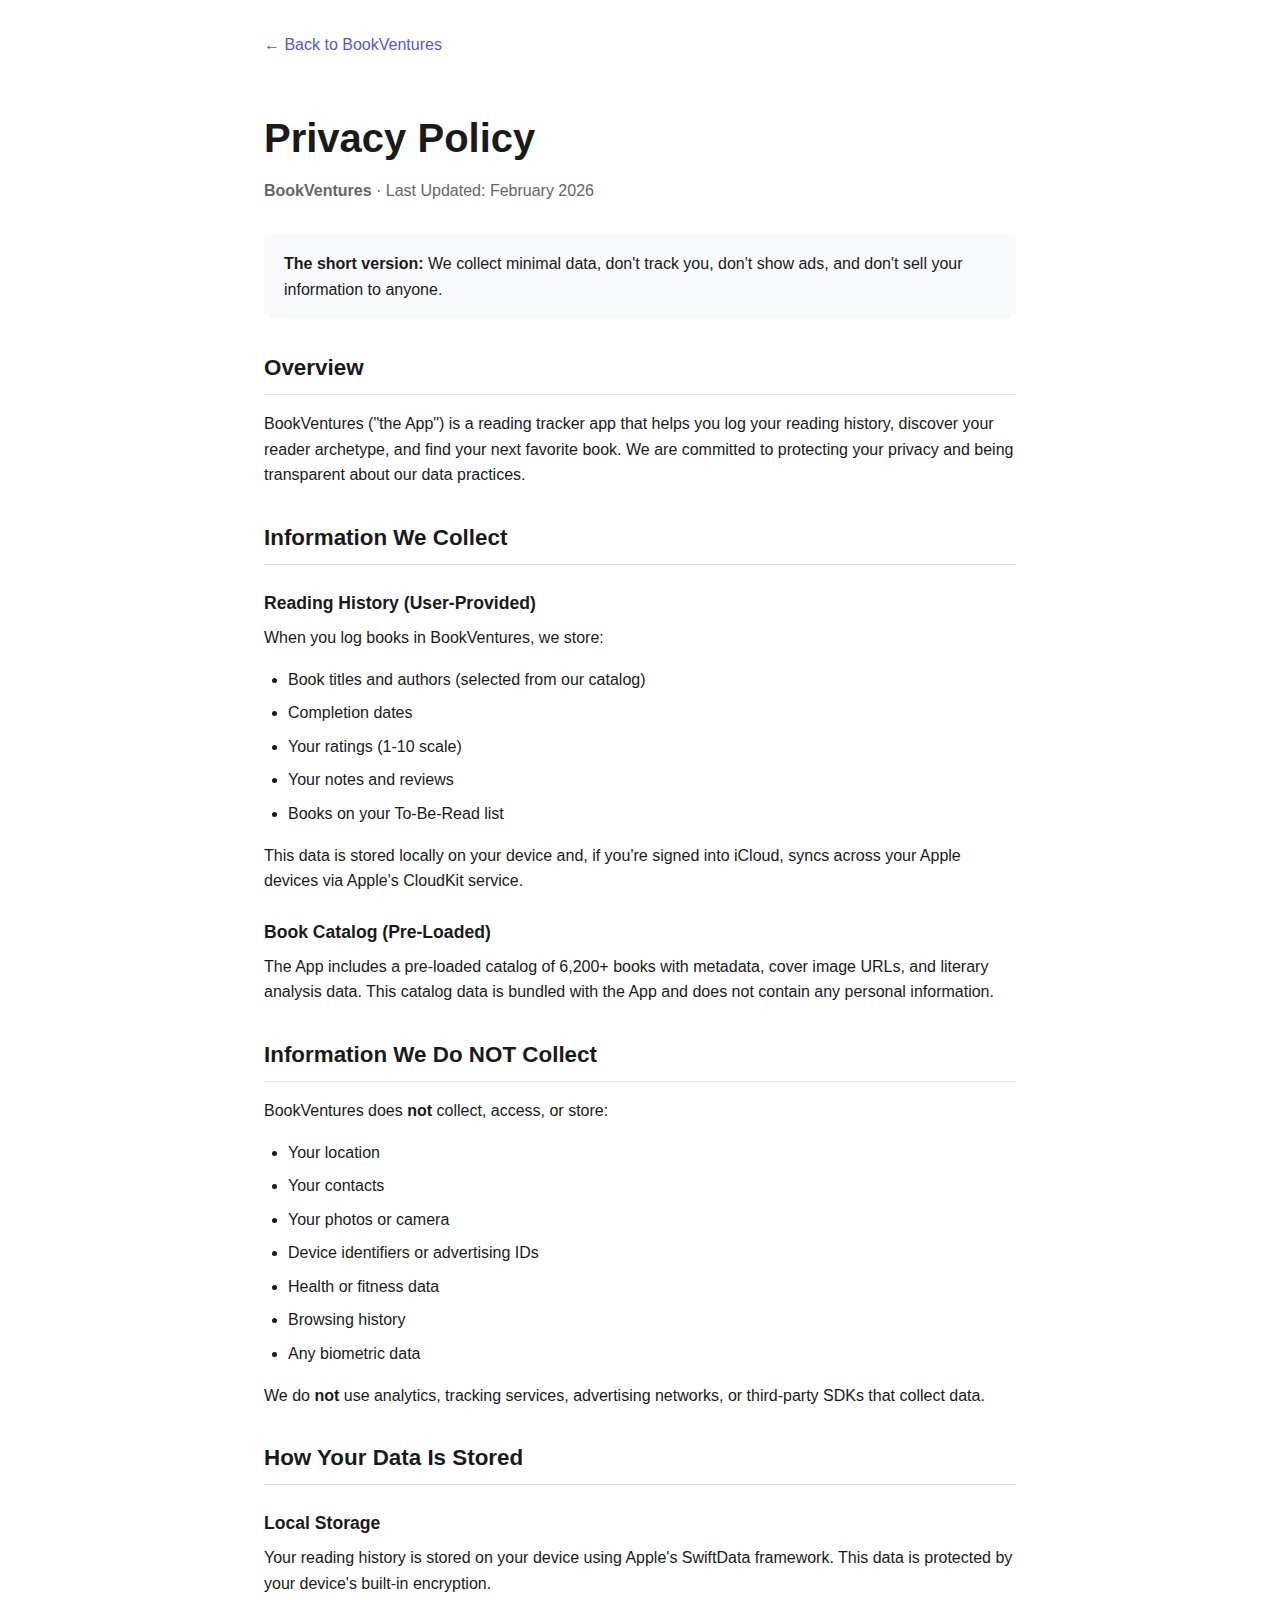
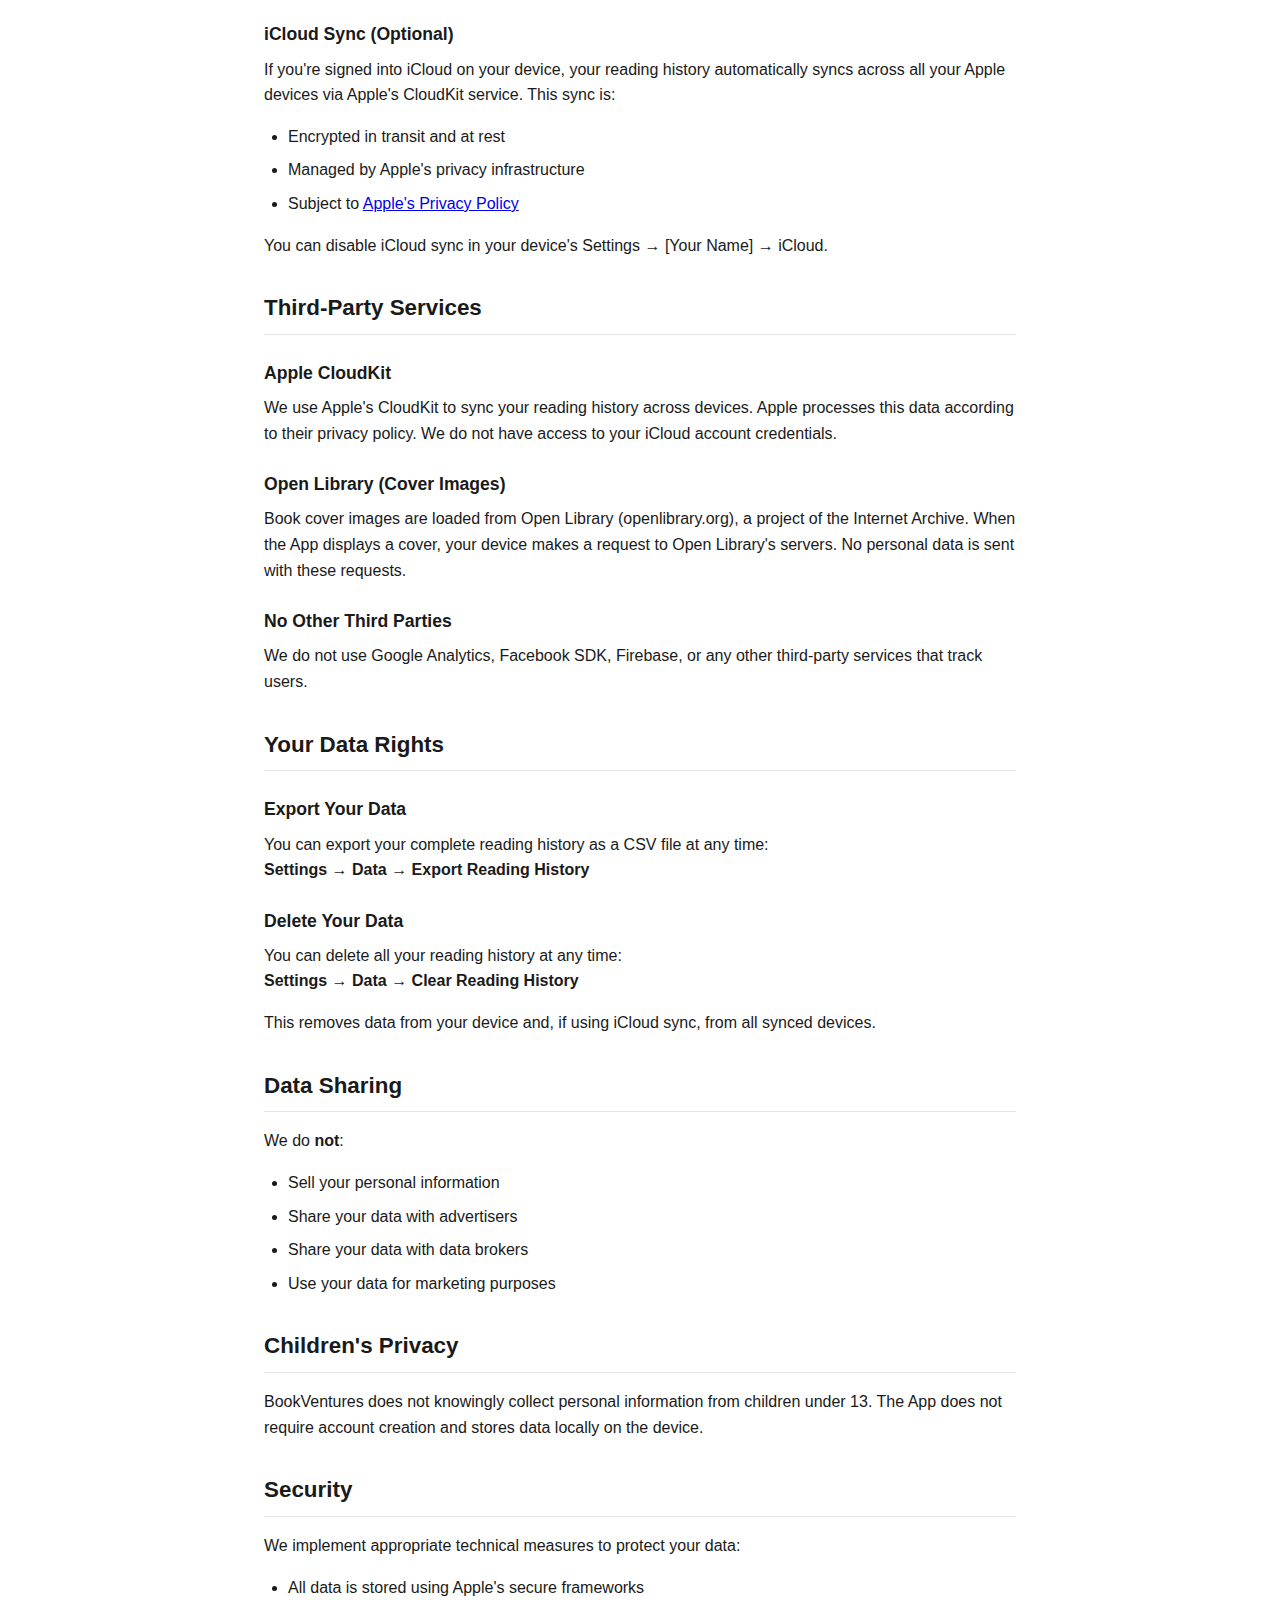
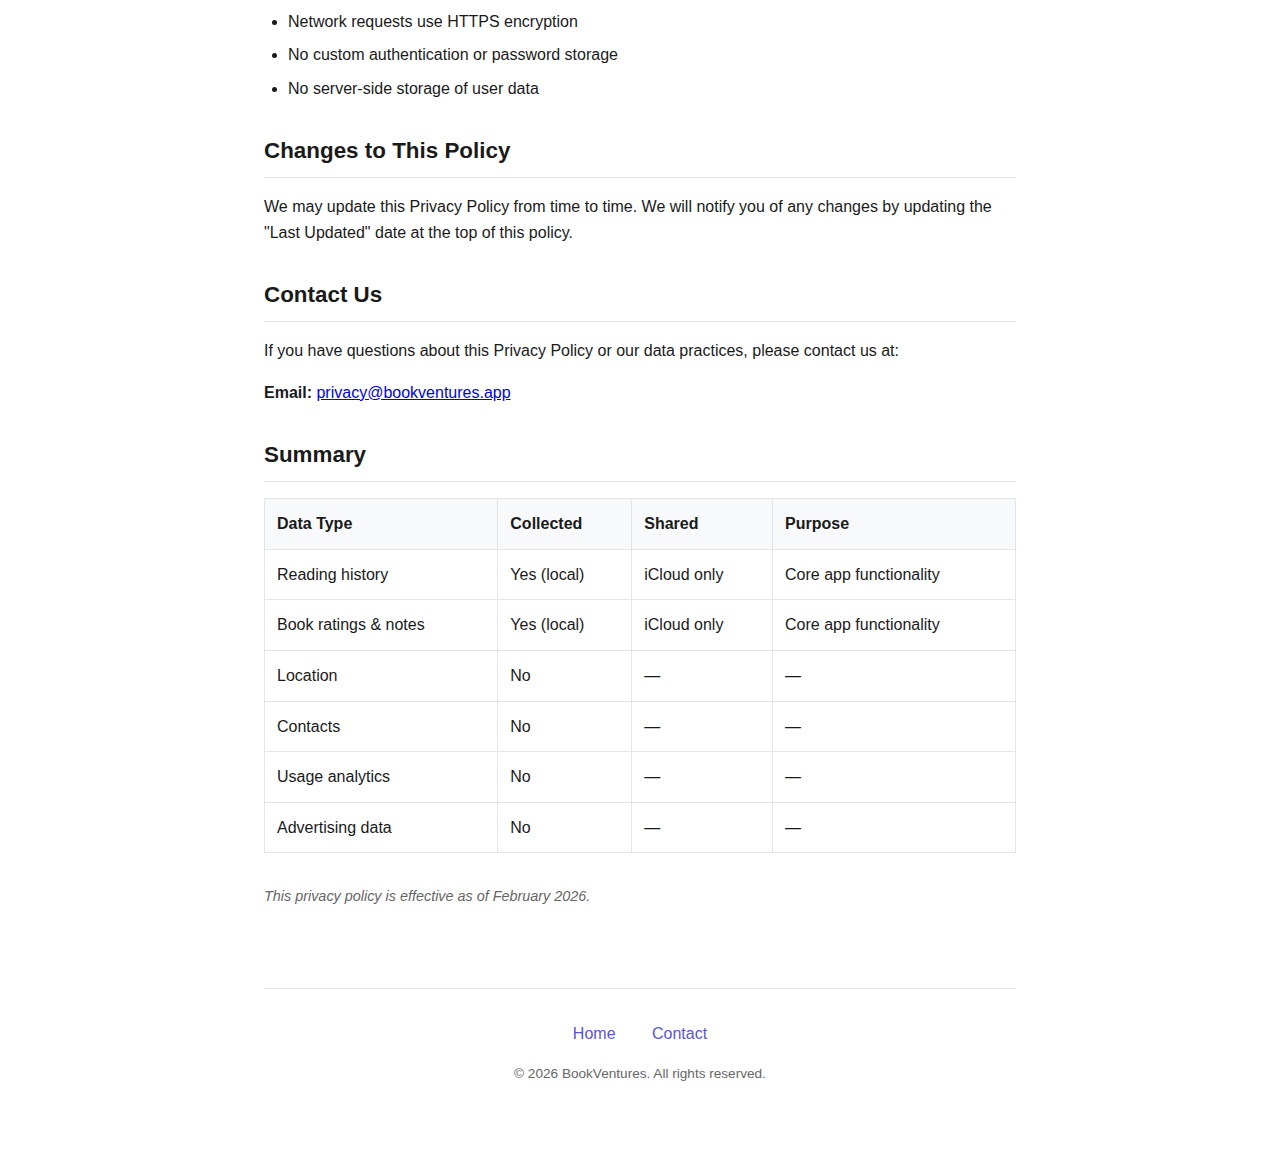
<file: privacy/index.html>
<!DOCTYPE html>
<html lang="en">
<head>
    <meta charset="UTF-8">
    <meta name="viewport" content="width=device-width, initial-scale=1.0">
    <title>Privacy Policy - BookVentures</title>
    <link rel="stylesheet" href="../style.css">
    <link rel="icon" type="image/png" href="../icon.png">
</head>
<body>
    <div class="container">
        <a href="../" class="back-link">← Back to BookVentures</a>
        
        <div class="privacy-content">
            <h1>Privacy Policy</h1>
            <p class="subtitle"><strong>BookVentures</strong> · Last Updated: February 2026</p>

            <div class="highlight-box">
                <strong>The short version:</strong> We collect minimal data, don't track you, don't show ads, and don't sell your information to anyone.
            </div>

            <h2>Overview</h2>
            <p>BookVentures ("the App") is a reading tracker app that helps you log your reading history, discover your reader archetype, and find your next favorite book. We are committed to protecting your privacy and being transparent about our data practices.</p>

            <h2>Information We Collect</h2>
            
            <h3>Reading History (User-Provided)</h3>
            <p>When you log books in BookVentures, we store:</p>
            <ul>
                <li>Book titles and authors (selected from our catalog)</li>
                <li>Completion dates</li>
                <li>Your ratings (1-10 scale)</li>
                <li>Your notes and reviews</li>
                <li>Books on your To-Be-Read list</li>
            </ul>
            <p>This data is stored locally on your device and, if you're signed into iCloud, syncs across your Apple devices via Apple's CloudKit service.</p>

            <h3>Book Catalog (Pre-Loaded)</h3>
            <p>The App includes a pre-loaded catalog of 6,200+ books with metadata, cover image URLs, and literary analysis data. This catalog data is bundled with the App and does not contain any personal information.</p>

            <h2>Information We Do NOT Collect</h2>
            <p>BookVentures does <strong>not</strong> collect, access, or store:</p>
            <ul>
                <li>Your location</li>
                <li>Your contacts</li>
                <li>Your photos or camera</li>
                <li>Device identifiers or advertising IDs</li>
                <li>Health or fitness data</li>
                <li>Browsing history</li>
                <li>Any biometric data</li>
            </ul>
            <p>We do <strong>not</strong> use analytics, tracking services, advertising networks, or third-party SDKs that collect data.</p>

            <h2>How Your Data Is Stored</h2>
            
            <h3>Local Storage</h3>
            <p>Your reading history is stored on your device using Apple's SwiftData framework. This data is protected by your device's built-in encryption.</p>

            <h3>iCloud Sync (Optional)</h3>
            <p>If you're signed into iCloud on your device, your reading history automatically syncs across all your Apple devices via Apple's CloudKit service. This sync is:</p>
            <ul>
                <li>Encrypted in transit and at rest</li>
                <li>Managed by Apple's privacy infrastructure</li>
                <li>Subject to <a href="https://www.apple.com/legal/privacy/">Apple's Privacy Policy</a></li>
            </ul>
            <p>You can disable iCloud sync in your device's Settings → [Your Name] → iCloud.</p>

            <h2>Third-Party Services</h2>
            
            <h3>Apple CloudKit</h3>
            <p>We use Apple's CloudKit to sync your reading history across devices. Apple processes this data according to their privacy policy. We do not have access to your iCloud account credentials.</p>

            <h3>Open Library (Cover Images)</h3>
            <p>Book cover images are loaded from Open Library (openlibrary.org), a project of the Internet Archive. When the App displays a cover, your device makes a request to Open Library's servers. No personal data is sent with these requests.</p>

            <h3>No Other Third Parties</h3>
            <p>We do not use Google Analytics, Facebook SDK, Firebase, or any other third-party services that track users.</p>

            <h2>Your Data Rights</h2>
            
            <h3>Export Your Data</h3>
            <p>You can export your complete reading history as a CSV file at any time:<br>
            <strong>Settings → Data → Export Reading History</strong></p>

            <h3>Delete Your Data</h3>
            <p>You can delete all your reading history at any time:<br>
            <strong>Settings → Data → Clear Reading History</strong></p>
            <p>This removes data from your device and, if using iCloud sync, from all synced devices.</p>

            <h2>Data Sharing</h2>
            <p>We do <strong>not</strong>:</p>
            <ul>
                <li>Sell your personal information</li>
                <li>Share your data with advertisers</li>
                <li>Share your data with data brokers</li>
                <li>Use your data for marketing purposes</li>
            </ul>

            <h2>Children's Privacy</h2>
            <p>BookVentures does not knowingly collect personal information from children under 13. The App does not require account creation and stores data locally on the device.</p>

            <h2>Security</h2>
            <p>We implement appropriate technical measures to protect your data:</p>
            <ul>
                <li>All data is stored using Apple's secure frameworks</li>
                <li>Network requests use HTTPS encryption</li>
                <li>No custom authentication or password storage</li>
                <li>No server-side storage of user data</li>
            </ul>

            <h2>Changes to This Policy</h2>
            <p>We may update this Privacy Policy from time to time. We will notify you of any changes by updating the "Last Updated" date at the top of this policy.</p>

            <h2>Contact Us</h2>
            <p>If you have questions about this Privacy Policy or our data practices, please contact us at:</p>
            <p><strong>Email:</strong> <a href="mailto:privacy@bookventures.app">privacy@bookventures.app</a></p>

            <h2>Summary</h2>
            <table>
                <thead>
                    <tr>
                        <th>Data Type</th>
                        <th>Collected</th>
                        <th>Shared</th>
                        <th>Purpose</th>
                    </tr>
                </thead>
                <tbody>
                    <tr>
                        <td>Reading history</td>
                        <td>Yes (local)</td>
                        <td>iCloud only</td>
                        <td>Core app functionality</td>
                    </tr>
                    <tr>
                        <td>Book ratings & notes</td>
                        <td>Yes (local)</td>
                        <td>iCloud only</td>
                        <td>Core app functionality</td>
                    </tr>
                    <tr>
                        <td>Location</td>
                        <td>No</td>
                        <td>—</td>
                        <td>—</td>
                    </tr>
                    <tr>
                        <td>Contacts</td>
                        <td>No</td>
                        <td>—</td>
                        <td>—</td>
                    </tr>
                    <tr>
                        <td>Usage analytics</td>
                        <td>No</td>
                        <td>—</td>
                        <td>—</td>
                    </tr>
                    <tr>
                        <td>Advertising data</td>
                        <td>No</td>
                        <td>—</td>
                        <td>—</td>
                    </tr>
                </tbody>
            </table>

            <p style="margin-top: 2rem; color: var(--text-secondary); font-size: 0.9rem;"><em>This privacy policy is effective as of February 2026.</em></p>
        </div>

        <footer>
            <nav>
                <a href="../">Home</a>
                <a href="mailto:support@bookventures.app">Contact</a>
            </nav>
            <p class="copyright">&copy; 2026 BookVentures. All rights reserved.</p>
        </footer>
    </div>
</body>
</html>
</file>
<file: style.css>
:root {
    --primary: #5856D6;
    --primary-dark: #4240a8;
    --text: #1a1a1a;
    --text-secondary: #666;
    --bg: #ffffff;
    --bg-secondary: #f8f9fa;
    --border: #e5e5e5;
}

* {
    margin: 0;
    padding: 0;
    box-sizing: border-box;
}

body {
    font-family: -apple-system, BlinkMacSystemFont, 'Segoe UI', Roboto, Oxygen, Ubuntu, sans-serif;
    line-height: 1.6;
    color: var(--text);
    background: var(--bg);
}

.container {
    max-width: 800px;
    margin: 0 auto;
    padding: 2rem 1.5rem;
}

/* Header */
header {
    text-align: center;
    padding: 3rem 0;
}

.app-icon {
    font-size: 4rem;
    margin-bottom: 1rem;
}

h1 {
    font-size: 2.5rem;
    font-weight: 700;
    margin-bottom: 0.5rem;
    color: var(--primary);
}

.tagline {
    font-size: 1.25rem;
    color: var(--text-secondary);
    max-width: 500px;
    margin: 0 auto;
}

/* Features */
.features {
    display: grid;
    grid-template-columns: repeat(auto-fit, minmax(200px, 1fr));
    gap: 2rem;
    padding: 2rem 0;
}

.feature {
    text-align: center;
    padding: 1.5rem;
    border-radius: 12px;
    background: var(--bg-secondary);
}

.feature-icon {
    font-size: 2rem;
    display: block;
    margin-bottom: 0.75rem;
}

.feature h3 {
    font-size: 1.1rem;
    margin-bottom: 0.5rem;
}

.feature p {
    font-size: 0.9rem;
    color: var(--text-secondary);
}

/* Download Section */
.download {
    text-align: center;
    padding: 2rem 0;
}

.app-store-badge img {
    height: 50px;
}

.coming-soon {
    margin-top: 0.75rem;
    color: var(--text-secondary);
    font-size: 0.9rem;
}

/* Footer */
footer {
    text-align: center;
    padding: 2rem 0;
    border-top: 1px solid var(--border);
    margin-top: 2rem;
}

footer nav {
    margin-bottom: 1rem;
}

footer nav a {
    color: var(--primary);
    text-decoration: none;
    margin: 0 1rem;
}

footer nav a:hover {
    text-decoration: underline;
}

.copyright {
    font-size: 0.85rem;
    color: var(--text-secondary);
}

/* Privacy Policy Page */
.privacy-content {
    padding: 2rem 0;
}

.privacy-content h1 {
    text-align: left;
    color: var(--text);
    margin-bottom: 0.5rem;
}

.privacy-content .subtitle {
    color: var(--text-secondary);
    margin-bottom: 2rem;
}

.privacy-content h2 {
    font-size: 1.4rem;
    margin-top: 2rem;
    margin-bottom: 1rem;
    padding-bottom: 0.5rem;
    border-bottom: 1px solid var(--border);
}

.privacy-content h3 {
    font-size: 1.1rem;
    margin-top: 1.5rem;
    margin-bottom: 0.5rem;
}

.privacy-content p {
    margin-bottom: 1rem;
}

.privacy-content ul {
    margin-bottom: 1rem;
    padding-left: 1.5rem;
}

.privacy-content li {
    margin-bottom: 0.5rem;
}

.privacy-content table {
    width: 100%;
    border-collapse: collapse;
    margin: 1rem 0;
}

.privacy-content th,
.privacy-content td {
    padding: 0.75rem;
    text-align: left;
    border: 1px solid var(--border);
}

.privacy-content th {
    background: var(--bg-secondary);
    font-weight: 600;
}

.privacy-content .highlight-box {
    background: var(--bg-secondary);
    padding: 1rem 1.25rem;
    border-radius: 8px;
    margin: 1rem 0;
}

.back-link {
    display: inline-block;
    margin-bottom: 1rem;
    color: var(--primary);
    text-decoration: none;
}

.back-link:hover {
    text-decoration: underline;
}

/* Responsive */
@media (max-width: 600px) {
    h1 {
        font-size: 2rem;
    }
    
    .tagline {
        font-size: 1.1rem;
    }
    
    .features {
        grid-template-columns: 1fr;
    }
}
</file>
